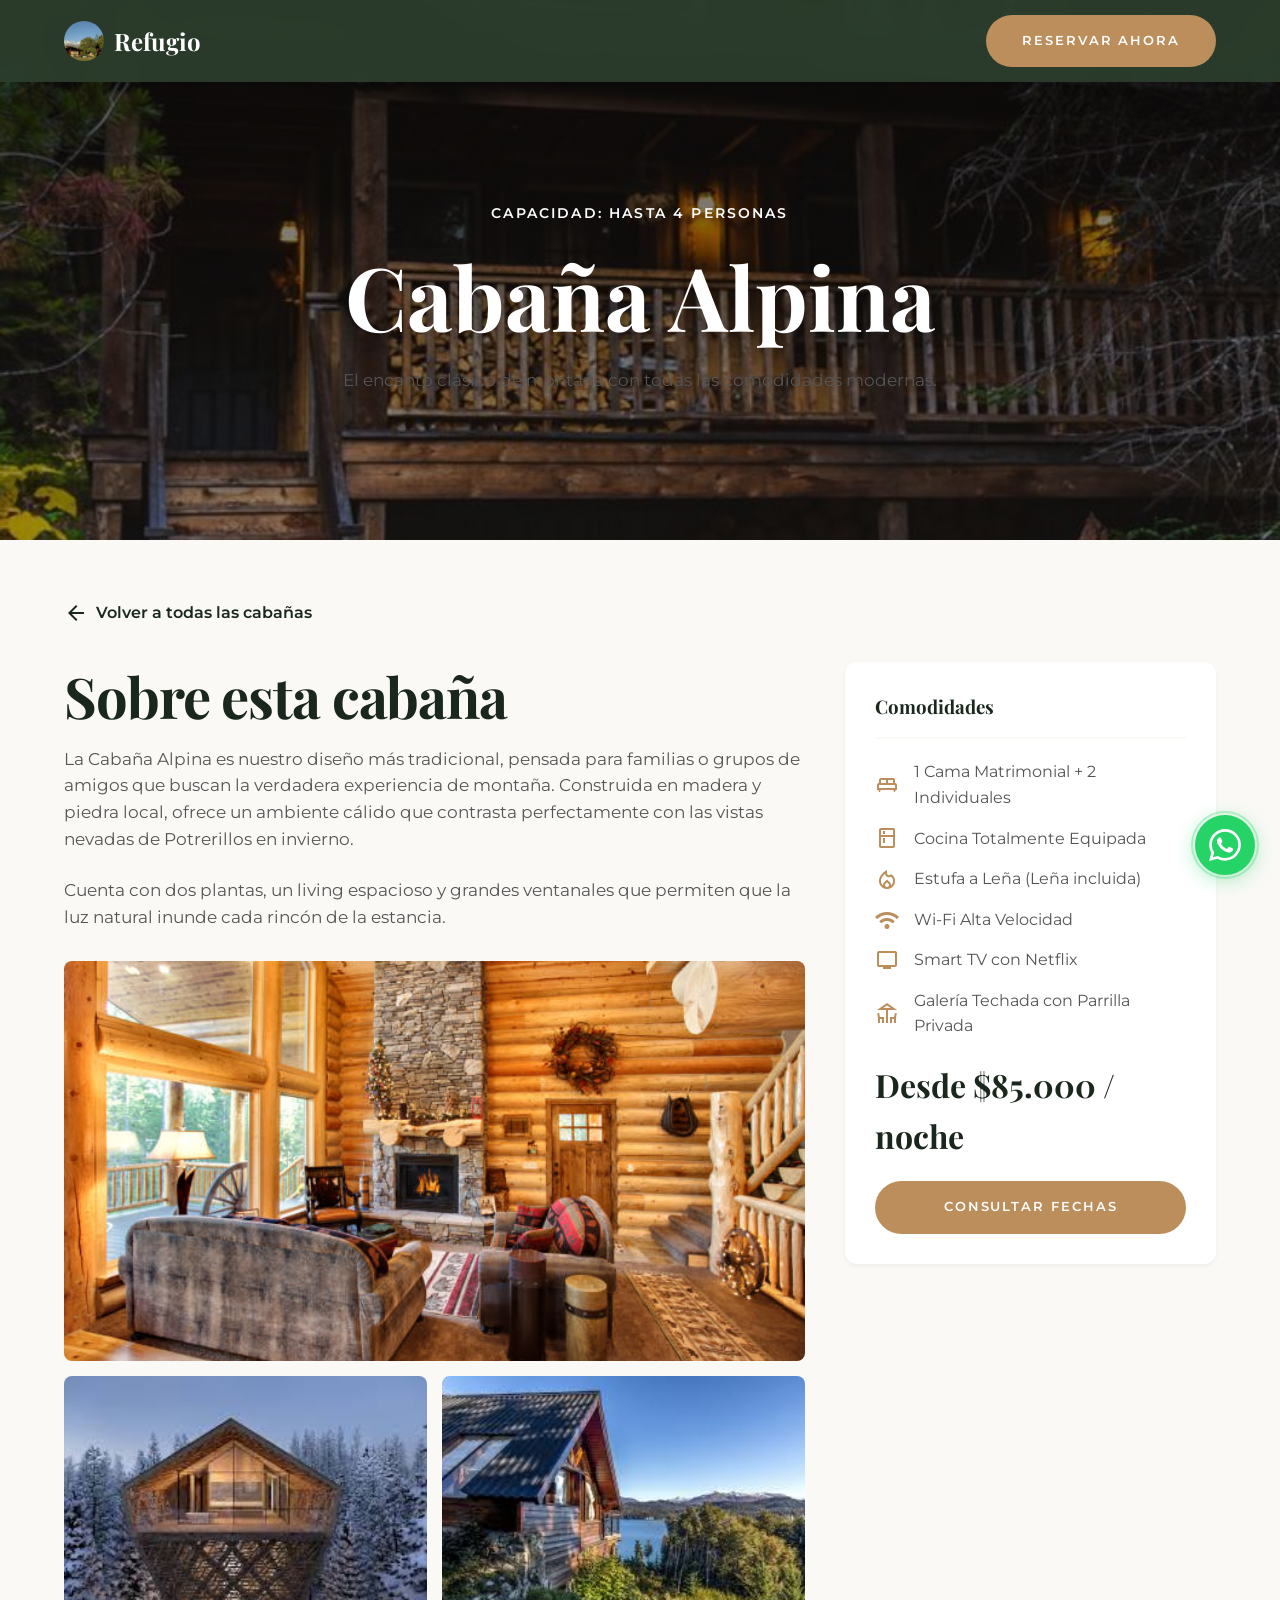
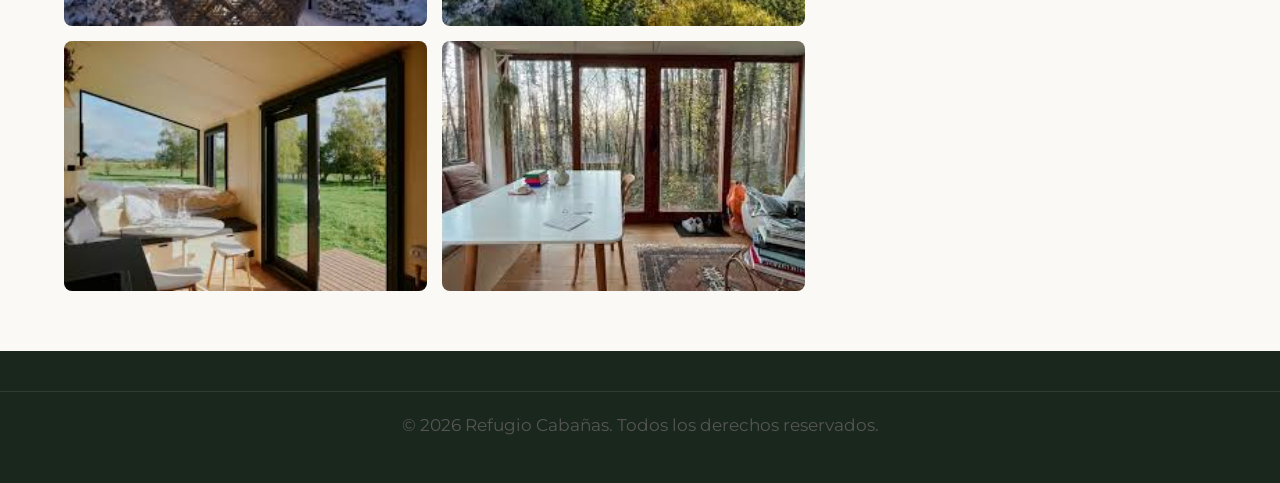
<file: cabana-alpina.html>
<!DOCTYPE html>
<html lang="es">

<head>
    <meta charset="UTF-8">
    <meta name="viewport" content="width=device-width, initial-scale=1.0">
    <title>Cabaña Alpina | Refugio Cabañas - Potrerillos, Mendoza</title>
    <meta name="description"
        content="Cabaña Alpina en Potrerillos, Mendoza. Hasta 4 personas, estufa a leña, cocina equipada y galería con parrilla. Desde $85.000/noche.">
    <!-- Google Fonts -->
    <link rel="preconnect" href="https://fonts.googleapis.com">
    <link rel="preconnect" href="https://fonts.gstatic.com" crossorigin>
    <link
        href="https://fonts.googleapis.com/css2?family=Montserrat:wght@300;400;500;600&family=Playfair+Display:ital,wght@0,400;0,600;0,700;1,400&display=swap"
        rel="stylesheet">
    <!-- Material Symbols -->
    <link rel="stylesheet"
        href="https://fonts.googleapis.com/css2?family=Material+Symbols+Outlined:opsz,wght,FILL,GRAD@24,400,0,0" />
    <link rel="stylesheet" href="style.css">
    <link rel="icon" href="img/cabaña.jpeg" type="image/jpeg">
    <link rel="stylesheet" href="details.css">
</head>

<body>
    <!-- Navbar (Simplified) -->
    <nav id="navbar" class="scrolled">
        <div class="nav-container">
            <a href="index.html" class="logo">
                <img src="img/cabaña.jpeg" alt="Logo Refugio" class="logo-img">
                <span>Refugio</span>
            </a>
            <div class="nav-actions">
                <a href="index.html#reserva" class="btn-primary">Reservar Ahora</a>
            </div>
        </div>
    </nav>

    <!-- Hero -->
    <header class="detail-hero hero-alpina">
        <div class="hero-content fade-in-up">
            <span class="hero-subtitle">Capacidad: Hasta 4 personas</span>
            <h1>Cabaña Alpina</h1>
            <p>El encanto clásico de montaña con todas las comodidades modernas.</p>
        </div>
    </header>

    <!-- Detail Content -->
    <section class="detail-content container">
        <div class="back-btn-container fade-in-up">
            <a href="index.html#cabanas" class="back-btn">
                <span class="material-symbols-outlined">arrow_back</span> Volver a todas las cabañas
            </a>
        </div>

        <div class="detail-grid">
            <!-- Left Column: Description & Gallery -->
            <div class="left-col slide-in-left">
                <h2>Sobre esta cabaña</h2>
                <p>La Cabaña Alpina es nuestro diseño más tradicional, pensada para familias o grupos de amigos que
                    buscan la verdadera experiencia de montaña. Construida en madera y piedra local, ofrece un ambiente
                    cálido que contrasta perfectamente con las vistas nevadas de Potrerillos en invierno.</p>
                <p>Cuenta con dos plantas, un living espacioso y grandes ventanales que permiten que la luz natural
                    inunde cada rincón de la estancia.</p>

                <div class="photo-gallery">
                    <img src="img/interior-comedor-eruopa.jpg" alt="Interior Alpina Living" class="main-img"
                        loading="lazy">
                    <img src="img/cabaña-exterior.jpeg" alt="Cabaña Exterior" loading="lazy">
                    <img src="img/exterior.jpeg" alt="Exterior" loading="lazy">
                    <img src="img/ventanal-cabaña.jpeg" alt="Ventanal" loading="lazy">
                    <img src="img/ventanal-nuevo.jpeg" alt="Ventanal Nuevo" loading="lazy">
                </div>
            </div>

            <!-- Right Column: Amenities & Booking -->
            <div class="right-col slide-in-right">
                <div class="amenities-list">
                    <h3>Comodidades</h3>

                    <div class="amenity-item">
                        <span class="material-symbols-outlined">king_bed</span>
                        <div>1 Cama Matrimonial + 2 Individuales</div>
                    </div>
                    <div class="amenity-item">
                        <span class="material-symbols-outlined">kitchen</span>
                        <div>Cocina Totalmente Equipada</div>
                    </div>
                    <div class="amenity-item">
                        <span class="material-symbols-outlined">local_fire_department</span>
                        <div>Estufa a Leña (Leña incluida)</div>
                    </div>
                    <div class="amenity-item">
                        <span class="material-symbols-outlined">wifi</span>
                        <div>Wi-Fi Alta Velocidad</div>
                    </div>
                    <div class="amenity-item">
                        <span class="material-symbols-outlined">tv</span>
                        <div>Smart TV con Netflix</div>
                    </div>
                    <div class="amenity-item">
                        <span class="material-symbols-outlined">deck</span>
                        <div>Galería Techada con Parrilla Privada</div>
                    </div>

                    <span class="price-tag">Desde $85.000 / noche</span>

                    <a href="index.html#reserva" class="btn-primary btn-block text-center"
                        style="margin-top: 20px;">Consultar Fechas</a>
                </div>
            </div>
        </div>
    </section>

    <!-- Footer -->
    <footer class="footer" style="padding-top: 40px;">
        <div class="footer-bottom">
            <p>&copy; 2026 Refugio Cabañas. Todos los derechos reservados.</p>
        </div>
    </footer>

    <!-- Floating WhatsApp Button -->
    <a href="https://wa.me/5492613433108?text=¡Hola!%20Me%20interesa%20la%20Cabaña%20Alpina.%20🏔️"
        class="whatsapp-float visible" target="_blank" rel="noopener noreferrer" aria-label="Chat por WhatsApp">
        <svg viewBox="0 0 24 24" width="32" height="32" fill="currentColor">
            <path
                d="M17.472 14.382c-.297-.149-1.758-.867-2.03-.967-.273-.099-.471-.148-.67.15-.197.297-.767.966-.94 1.164-.173.199-.347.223-.644.075-.297-.15-1.255-.463-2.39-1.475-.883-.788-1.48-1.761-1.653-2.059-.173-.297-.018-.458.13-.606.134-.133.298-.347.446-.52.149-.174.198-.298.298-.497.099-.198.05-.371-.025-.52-.075-.149-.669-1.612-.916-2.207-.242-.579-.487-.5-.669-.51-.173-.008-.371-.01-.57-.01-.198 0-.52.074-.792.372-.272.297-1.04 1.016-1.04 2.479 0 1.462 1.065 2.875 1.213 3.074.149.198 2.096 3.2 5.077 4.487.709.306 1.262.489 1.694.625.712.227 1.36.195 1.871.118.571-.085 1.758-.719 2.006-1.413.248-.694.248-1.289.173-1.413-.074-.124-.272-.198-.57-.347m-5.421 7.403h-.004a9.87 9.87 0 01-5.031-1.378l-.361-.214-3.741.982.998-3.648-.235-.374a9.86 9.86 0 01-1.51-5.26c.001-5.45 4.436-9.884 9.888-9.884 2.64 0 5.122 1.03 6.988 2.898a9.825 9.825 0 012.893 6.994c-.003 5.45-4.437 9.884-9.885 9.884m8.413-18.297A11.815 11.815 0 0012.05 0C5.495 0 .16 5.335.157 11.892c0 2.096.547 4.142 1.588 5.945L.057 24l6.305-1.654a11.882 11.882 0 005.683 1.448h.005c6.554 0 11.89-5.335 11.893-11.893a11.821 11.821 0 00-3.48-8.413z">
            </path>
        </svg>
    </a>

    <script src="script.js"></script>
</body>

</html>
</file>
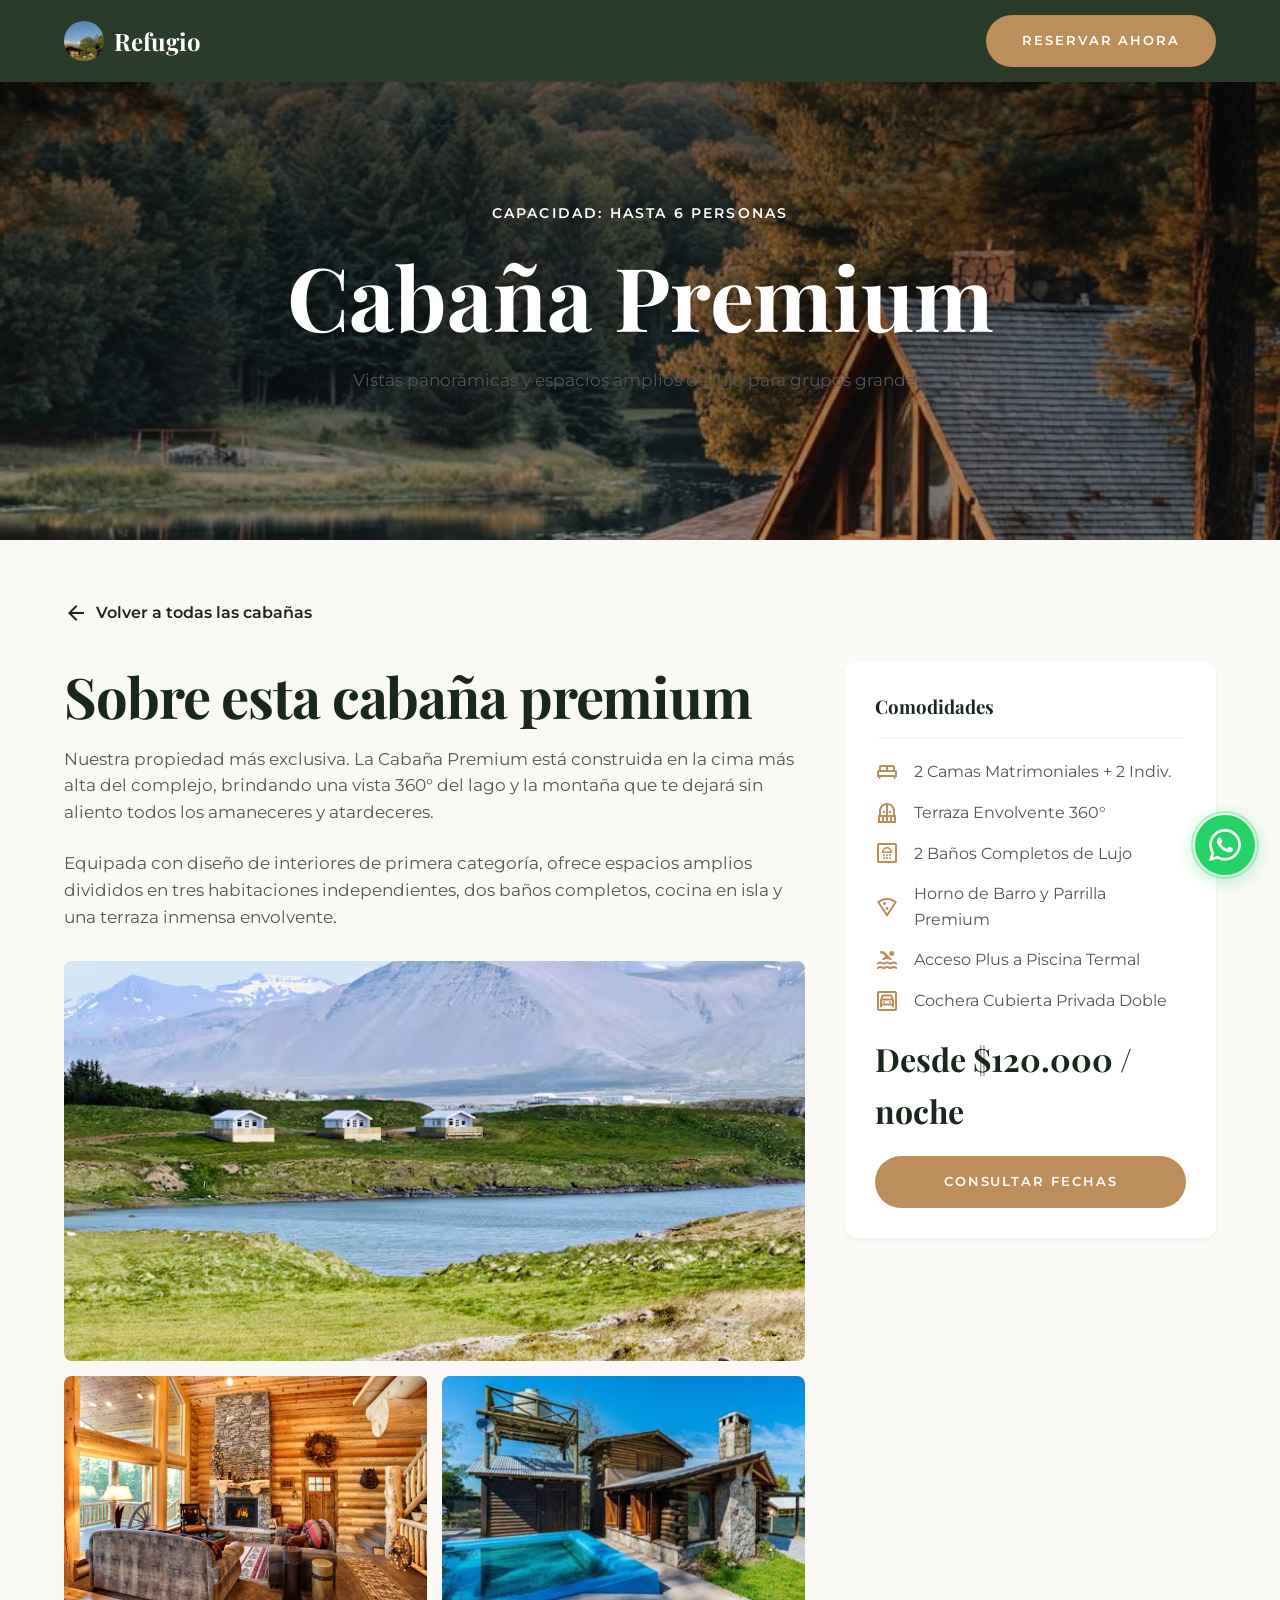
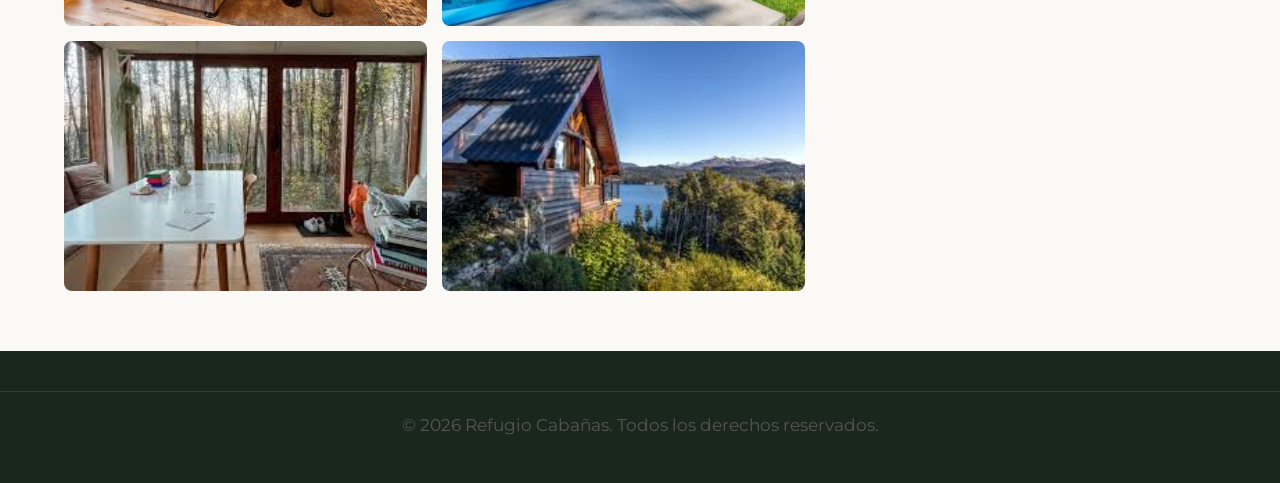
<file: cabana-premium.html>
<!DOCTYPE html>
<html lang="es">

<head>
    <meta charset="UTF-8">
    <meta name="viewport" content="width=device-width, initial-scale=1.0">
    <title>Cabaña Premium | Refugio Cabañas - Potrerillos, Mendoza</title>
    <meta name="description"
        content="Cabaña Premium con vistas 360° en Potrerillos, Mendoza. Hasta 6 personas, terraza envolvente, horno de barro y piscina termal. Desde $120.000/noche.">
    <link rel="preconnect" href="https://fonts.googleapis.com">
    <link rel="preconnect" href="https://fonts.gstatic.com" crossorigin>
    <link
        href="https://fonts.googleapis.com/css2?family=Montserrat:wght@300;400;500;600&family=Playfair+Display:ital,wght@0,400;0,600;0,700;1,400&display=swap"
        rel="stylesheet">
    <link rel="stylesheet"
        href="https://fonts.googleapis.com/css2?family=Material+Symbols+Outlined:opsz,wght,FILL,GRAD@24,400,0,0" />
    <link rel="stylesheet" href="style.css">
    <link rel="icon" href="img/cabaña.jpeg" type="image/jpeg">
    <link rel="stylesheet" href="details.css">
</head>

<body>
    <nav id="navbar" class="scrolled">
        <div class="nav-container">
            <a href="index.html" class="logo">
                <img src="img/cabaña.jpeg" alt="Logo Refugio" class="logo-img">
                <span>Refugio</span>
            </a>
            <div class="nav-actions">
                <a href="index.html#reserva" class="btn-primary">Reservar Ahora</a>
            </div>
        </div>
    </nav>

    <header class="detail-hero hero-premium">
        <div class="hero-content fade-in-up">
            <span class="hero-subtitle">Capacidad: Hasta 6 personas</span>
            <h1>Cabaña Premium</h1>
            <p>Vistas panorámicas y espacios amplios de lujo para grupos grandes.</p>
        </div>
    </header>

    <section class="detail-content container">
        <div class="back-btn-container fade-in-up">
            <a href="index.html#cabanas" class="back-btn">
                <span class="material-symbols-outlined">arrow_back</span> Volver a todas las cabañas
            </a>
        </div>

        <div class="detail-grid">
            <div class="left-col slide-in-left">
                <h2>Sobre esta cabaña premium</h2>
                <p>Nuestra propiedad más exclusiva. La Cabaña Premium está construida en la cima más alta del complejo,
                    brindando una vista 360° del lago y la montaña que te dejará sin aliento todos los amaneceres y
                    atardeceres.</p>
                <p>Equipada con diseño de interiores de primera categoría, ofrece espacios amplios divididos en tres
                    habitaciones independientes, dos baños completos, cocina en isla y una terraza inmensa envolvente.
                </p>

                <div class="photo-gallery">
                    <img src="img/cabañas-exterior.avif" alt="Vista Exterior Premium" class="main-img" loading="lazy">
                    <img src="img/interior-comedor-eruopa.jpg" alt="Living Comedor Lujo" loading="lazy">
                    <img src="img/cabaña-linda.jpeg" alt="Detalles Premium" loading="lazy">
                    <img src="img/ventanal-nuevo.jpeg" alt="Ventanal 360" loading="lazy">
                    <img src="img/exterior.jpeg" alt="Entrada Principal" loading="lazy">
                </div>
            </div>

            <div class="right-col slide-in-right">
                <div class="amenities-list">
                    <h3>Comodidades</h3>

                    <div class="amenity-item">
                        <span class="material-symbols-outlined">king_bed</span>
                        <div>2 Camas Matrimoniales + 2 Indiv.</div>
                    </div>
                    <div class="amenity-item">
                        <span class="material-symbols-outlined">balcony</span>
                        <div>Terraza Envolvente 360°</div>
                    </div>
                    <div class="amenity-item">
                        <span class="material-symbols-outlined">bathroom</span>
                        <div>2 Baños Completos de Lujo</div>
                    </div>
                    <div class="amenity-item">
                        <span class="material-symbols-outlined">local_pizza</span>
                        <div>Horno de Barro y Parrilla Premium</div>
                    </div>
                    <div class="amenity-item">
                        <span class="material-symbols-outlined">pool</span>
                        <div>Acceso Plus a Piscina Termal</div>
                    </div>
                    <div class="amenity-item">
                        <span class="material-symbols-outlined">garage</span>
                        <div>Cochera Cubierta Privada Doble</div>
                    </div>

                    <span class="price-tag">Desde $120.000 / noche</span>

                    <a href="index.html#reserva" class="btn-primary btn-block text-center"
                        style="margin-top: 20px;">Consultar Fechas</a>
                </div>
            </div>
        </div>
    </section>

    <footer class="footer" style="padding-top: 40px;">
        <div class="footer-bottom">
            <p>&copy; 2026 Refugio Cabañas. Todos los derechos reservados.</p>
        </div>
    </footer>

    <!-- Floating WhatsApp Button -->
    <a href="https://wa.me/5492613433108?text=¡Hola!%20Me%20interesa%20la%20Cabaña%20Premium.%20🏔️"
        class="whatsapp-float visible" target="_blank" rel="noopener noreferrer" aria-label="Chat por WhatsApp">
        <svg viewBox="0 0 24 24" width="32" height="32" fill="currentColor">
            <path
                d="M17.472 14.382c-.297-.149-1.758-.867-2.03-.967-.273-.099-.471-.148-.67.15-.197.297-.767.966-.94 1.164-.173.199-.347.223-.644.075-.297-.15-1.255-.463-2.39-1.475-.883-.788-1.48-1.761-1.653-2.059-.173-.297-.018-.458.13-.606.134-.133.298-.347.446-.52.149-.174.198-.298.298-.497.099-.198.05-.371-.025-.52-.075-.149-.669-1.612-.916-2.207-.242-.579-.487-.5-.669-.51-.173-.008-.371-.01-.57-.01-.198 0-.52.074-.792.372-.272.297-1.04 1.016-1.04 2.479 0 1.462 1.065 2.875 1.213 3.074.149.198 2.096 3.2 5.077 4.487.709.306 1.262.489 1.694.625.712.227 1.36.195 1.871.118.571-.085 1.758-.719 2.006-1.413.248-.694.248-1.289.173-1.413-.074-.124-.272-.198-.57-.347m-5.421 7.403h-.004a9.87 9.87 0 01-5.031-1.378l-.361-.214-3.741.982.998-3.648-.235-.374a9.86 9.86 0 01-1.51-5.26c.001-5.45 4.436-9.884 9.888-9.884 2.64 0 5.122 1.03 6.988 2.898a9.825 9.825 0 012.893 6.994c-.003 5.45-4.437 9.884-9.885 9.884m8.413-18.297A11.815 11.815 0 0012.05 0C5.495 0 .16 5.335.157 11.892c0 2.096.547 4.142 1.588 5.945L.057 24l6.305-1.654a11.882 11.882 0 005.683 1.448h.005c6.554 0 11.89-5.335 11.893-11.893a11.821 11.821 0 00-3.48-8.413z">
            </path>
        </svg>
    </a>

    <script src="script.js"></script>
</body>

</html>
</file>
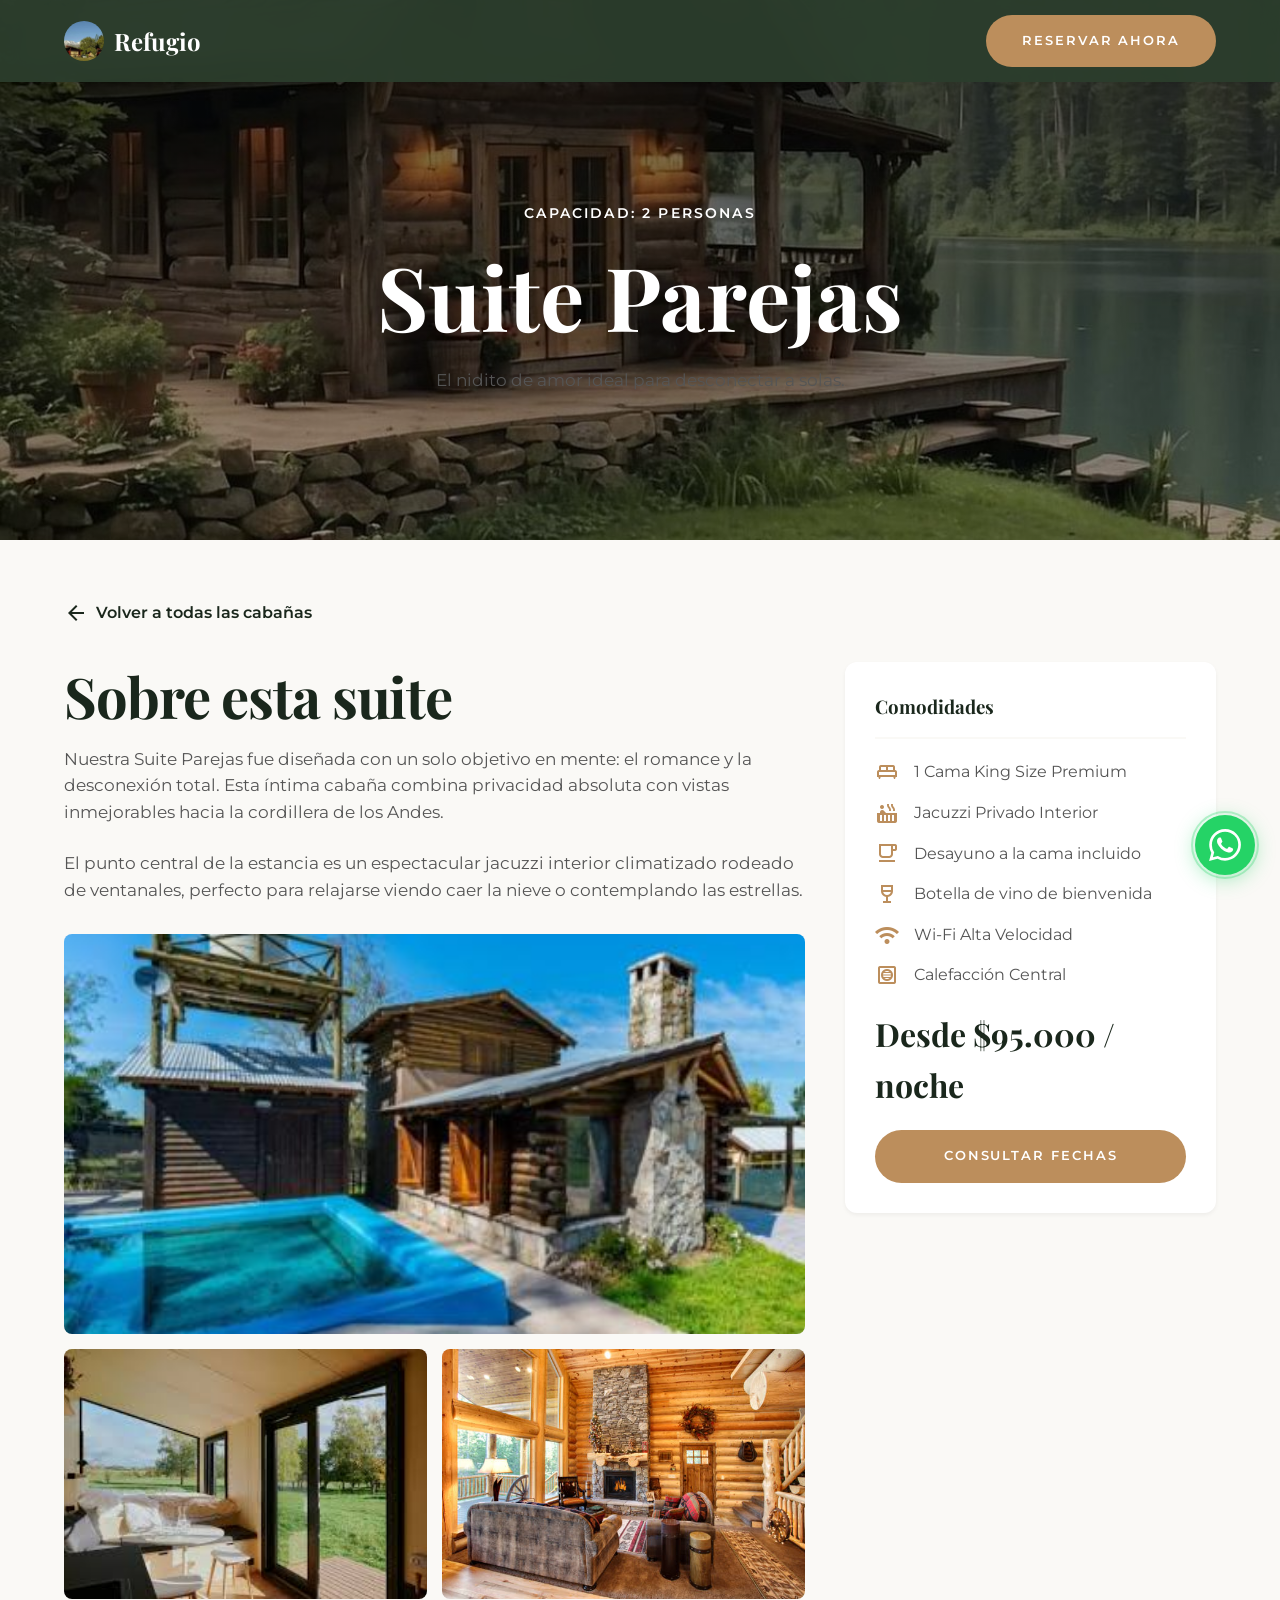
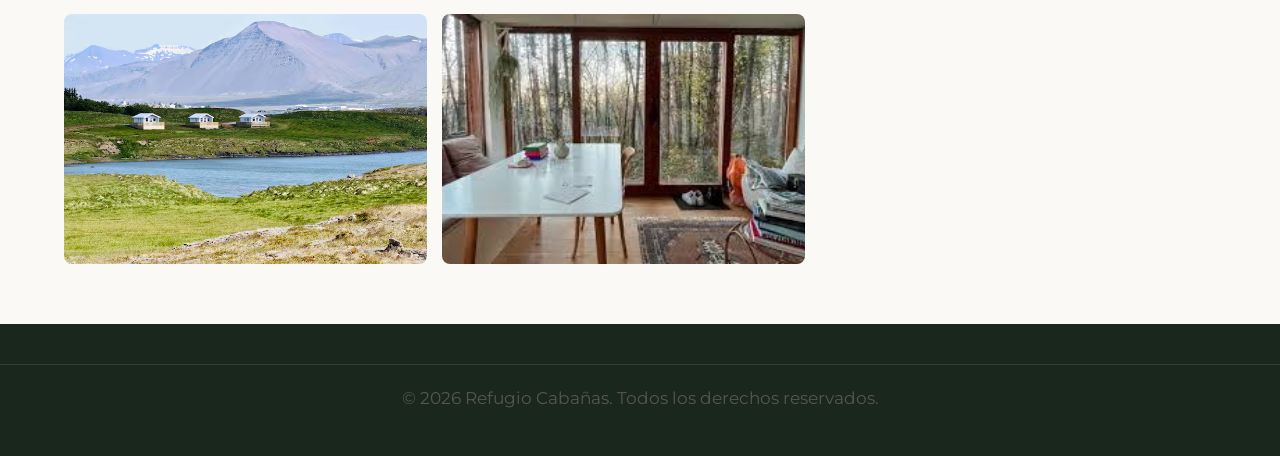
<file: suite-parejas.html>
<!DOCTYPE html>
<html lang="es">

<head>
    <meta charset="UTF-8">
    <meta name="viewport" content="width=device-width, initial-scale=1.0">
    <title>Suite Parejas | Refugio Cabañas - Potrerillos, Mendoza</title>
    <meta name="description"
        content="Suite Parejas romántica en Potrerillos, Mendoza. Jacuzzi privado, desayuno a la cama y vino de bienvenida. Desde $95.000/noche.">
    <link rel="preconnect" href="https://fonts.googleapis.com">
    <link rel="preconnect" href="https://fonts.gstatic.com" crossorigin>
    <link
        href="https://fonts.googleapis.com/css2?family=Montserrat:wght@300;400;500;600&family=Playfair+Display:ital,wght@0,400;0,600;0,700;1,400&display=swap"
        rel="stylesheet">
    <link rel="stylesheet"
        href="https://fonts.googleapis.com/css2?family=Material+Symbols+Outlined:opsz,wght,FILL,GRAD@24,400,0,0" />
    <link rel="stylesheet" href="style.css">
    <link rel="icon" href="img/cabaña.jpeg" type="image/jpeg">
    <link rel="stylesheet" href="details.css">
</head>

<body>
    <nav id="navbar" class="scrolled">
        <div class="nav-container">
            <a href="index.html" class="logo">
                <img src="img/cabaña.jpeg" alt="Logo Refugio" class="logo-img">
                <span>Refugio</span>
            </a>
            <div class="nav-actions">
                <a href="index.html#reserva" class="btn-primary">Reservar Ahora</a>
            </div>
        </div>
    </nav>

    <header class="detail-hero hero-suite">
        <div class="hero-content fade-in-up">
            <span class="hero-subtitle">Capacidad: 2 personas</span>
            <h1>Suite Parejas</h1>
            <p>El nidito de amor ideal para desconectar a solas.</p>
        </div>
    </header>

    <section class="detail-content container">
        <div class="back-btn-container fade-in-up">
            <a href="index.html#cabanas" class="back-btn">
                <span class="material-symbols-outlined">arrow_back</span> Volver a todas las cabañas
            </a>
        </div>

        <div class="detail-grid">
            <div class="left-col slide-in-left">
                <h2>Sobre esta suite</h2>
                <p>Nuestra Suite Parejas fue diseñada con un solo objetivo en mente: el romance y la desconexión total.
                    Esta íntima cabaña combina privacidad absoluta con vistas inmejorables hacia la cordillera de los
                    Andes.</p>
                <p>El punto central de la estancia es un espectacular jacuzzi interior climatizado rodeado de
                    ventanales, perfecto para relajarse viendo caer la nieve o contemplando las estrellas.</p>

                <div class="photo-gallery">
                    <img src="img/cabaña-linda.jpeg" alt="Habitacion Pareja" class="main-img" loading="lazy">
                    <img src="img/ventanal-cabaña.jpeg" alt="Vista Ventanal" loading="lazy">
                    <img src="img/interior-comedor-eruopa.jpg" alt="Comedor Elegante" loading="lazy">
                    <img src="img/cabañas-exterior.avif" alt="Exterior Romantico" loading="lazy">
                    <img src="img/ventanal-nuevo.jpeg" alt="Vista Montaña" loading="lazy">
                </div>
            </div>

            <div class="right-col slide-in-right">
                <div class="amenities-list">
                    <h3>Comodidades</h3>

                    <div class="amenity-item">
                        <span class="material-symbols-outlined">king_bed</span>
                        <div>1 Cama King Size Premium</div>
                    </div>
                    <div class="amenity-item">
                        <span class="material-symbols-outlined">hot_tub</span>
                        <div>Jacuzzi Privado Interior</div>
                    </div>
                    <div class="amenity-item">
                        <span class="material-symbols-outlined">local_cafe</span>
                        <div>Desayuno a la cama incluido</div>
                    </div>
                    <div class="amenity-item">
                        <span class="material-symbols-outlined">wine_bar</span>
                        <div>Botella de vino de bienvenida</div>
                    </div>
                    <div class="amenity-item">
                        <span class="material-symbols-outlined">wifi</span>
                        <div>Wi-Fi Alta Velocidad</div>
                    </div>
                    <div class="amenity-item">
                        <span class="material-symbols-outlined">hvac</span>
                        <div>Calefacción Central</div>
                    </div>

                    <span class="price-tag">Desde $95.000 / noche</span>

                    <a href="index.html#reserva" class="btn-primary btn-block text-center"
                        style="margin-top: 20px;">Consultar Fechas</a>
                </div>
            </div>
        </div>
    </section>

    <footer class="footer" style="padding-top: 40px;">
        <div class="footer-bottom">
            <p>&copy; 2026 Refugio Cabañas. Todos los derechos reservados.</p>
        </div>
    </footer>

    <!-- Floating WhatsApp Button -->
    <a href="https://wa.me/5492613433108?text=¡Hola!%20Me%20interesa%20la%20Suite%20Parejas.%20💕"
        class="whatsapp-float visible" target="_blank" rel="noopener noreferrer" aria-label="Chat por WhatsApp">
        <svg viewBox="0 0 24 24" width="32" height="32" fill="currentColor">
            <path
                d="M17.472 14.382c-.297-.149-1.758-.867-2.03-.967-.273-.099-.471-.148-.67.15-.197.297-.767.966-.94 1.164-.173.199-.347.223-.644.075-.297-.15-1.255-.463-2.39-1.475-.883-.788-1.48-1.761-1.653-2.059-.173-.297-.018-.458.13-.606.134-.133.298-.347.446-.52.149-.174.198-.298.298-.497.099-.198.05-.371-.025-.52-.075-.149-.669-1.612-.916-2.207-.242-.579-.487-.5-.669-.51-.173-.008-.371-.01-.57-.01-.198 0-.52.074-.792.372-.272.297-1.04 1.016-1.04 2.479 0 1.462 1.065 2.875 1.213 3.074.149.198 2.096 3.2 5.077 4.487.709.306 1.262.489 1.694.625.712.227 1.36.195 1.871.118.571-.085 1.758-.719 2.006-1.413.248-.694.248-1.289.173-1.413-.074-.124-.272-.198-.57-.347m-5.421 7.403h-.004a9.87 9.87 0 01-5.031-1.378l-.361-.214-3.741.982.998-3.648-.235-.374a9.86 9.86 0 01-1.51-5.26c.001-5.45 4.436-9.884 9.888-9.884 2.64 0 5.122 1.03 6.988 2.898a9.825 9.825 0 012.893 6.994c-.003 5.45-4.437 9.884-9.885 9.884m8.413-18.297A11.815 11.815 0 0012.05 0C5.495 0 .16 5.335.157 11.892c0 2.096.547 4.142 1.588 5.945L.057 24l6.305-1.654a11.882 11.882 0 005.683 1.448h.005c6.554 0 11.89-5.335 11.893-11.893a11.821 11.821 0 00-3.48-8.413z">
            </path>
        </svg>
    </a>

    <script src="script.js"></script>
</body>

</html>
</file>
<file: style.css>
/* Custom Properties */
:root {
    --primary: #1a271c; /* Deep Forest */
    --primary-light: #2d4530;
    --accent: #bc8e5c;  /* Muted Gold */
    --accent-hover: #a67a4d;
    --bg-light: #FAFAFA;
    --bg-crema: #FAF9F6; /* Off-White/Sand */
    --text-main: #222222;
    --text-muted: #555555;
    --white: #FFFFFF;

    --font-heading: 'Playfair Display', serif;
    --font-body: 'Montserrat', sans-serif;

    --shadow-sm: 0 2px 4px rgba(0, 0, 0, 0.05);
    --shadow-md: 0 10px 30px rgba(0, 0, 0, 0.08);
    --shadow-lg: 0 20px 50px rgba(0, 0, 0, 0.12);

    --transition: all 0.4s cubic-bezier(0.16, 1, 0.3, 1);
    --ls-tight: -0.02em;
    --ls-wide: 0.15em;
}

body {
    -webkit-font-smoothing: antialiased;
    -moz-osx-font-smoothing: grayscale;
}

* {
    margin: 0;
    padding: 0;
    box-sizing: border-box;
}

html {
    scroll-behavior: smooth;
}

body {
    font-family: var(--font-body);
    color: var(--text-main);
    background-color: var(--bg-crema);
    line-height: 1.6;
    overflow-x: hidden;
}

/* Typography */
h1,
h2,
h3,
h4 {
    font-family: var(--font-heading);
    color: var(--primary);
    margin-bottom: 1rem;
}

h2 {
    font-size: clamp(2rem, 5vw, 3.5rem);
    line-height: 1.2;
    letter-spacing: var(--ls-tight);
}

p {
    margin-bottom: 1.5rem;
    color: var(--text-muted);
    font-size: 1.05rem;
    font-weight: 400;
}

.section-subtitle {
    display: inline-block;
    color: var(--accent);
    text-transform: uppercase;
    letter-spacing: var(--ls-wide);
    font-weight: 700;
    font-size: 0.8rem;
    margin-bottom: 1rem;
}

.gsap-reveal,
.bento-item,
.gallery-item,
.testimonial,
section .text-center {
    opacity: 1; /* Restore visibility */
}

.section-description {
    max-width: 650px;
    margin: 0 auto 1.5rem auto;
    font-size: 1.1rem;
    line-height: 1.7;
}

.text-center {
    text-align: center;
}

.relative {
    position: relative;
}

.z-10 {
    z-index: 10;
}

/* Buttons */
.btn-primary,
.btn-outline,
.btn-sm {
    display: inline-block;
    padding: 16px 36px;
    border-radius: 100px;
    text-decoration: none;
    font-weight: 600;
    text-transform: uppercase;
    letter-spacing: var(--ls-wide);
    font-size: 0.8rem;
    transition: var(--transition);
    cursor: pointer;
    border: none;
}

.btn-primary {
    background-color: var(--accent);
    color: var(--white);
}

.btn-primary:hover {
    background-color: var(--accent-hover);
    transform: translateY(-2px);
    box-shadow: var(--shadow-md);
}

.btn-outline {
    background-color: transparent;
    border: 2px solid var(--white);
    color: var(--white);
}

.btn-outline:hover {
    background-color: var(--white);
    color: var(--primary);
}

.btn-sm {
    padding: 8px 20px;
    font-size: 0.8rem;
}

.btn-block {
    display: block;
    width: 100%;
}

/* Container */
.container {
    width: 90%;
    max-width: 1200px;
    margin: 0 auto;
}

.section-padding {
    padding: 100px 0;
}

.bg-light {
    background-color: var(--bg-light);
}

/* Navbar */
#navbar {
    position: fixed;
    top: 0;
    width: 100%;
    z-index: 1000;
    transition: var(--transition);
    background: transparent;
    padding: 20px 0;
}

#navbar.scrolled {
    background: rgba(44, 62, 45, 0.95);
    backdrop-filter: blur(10px);
    padding: 15px 0;
    box-shadow: var(--shadow-sm);
}

.nav-container {
    width: 90%;
    max-width: 1200px;
    margin: 0 auto;
    display: flex;
    justify-content: space-between;
    align-items: center;
}

.logo {
    display: flex;
    align-items: center;
    gap: 10px;
    color: var(--white);
    font-family: var(--font-heading);
    font-size: 1.5rem;
    font-weight: 700;
    text-decoration: none;
}

.logo-img {
    width: 40px;
    height: 40px;
    border-radius: 50%;
    object-fit: cover;
}

.nav-links {
    display: flex;
    list-style: none;
    gap: 30px;
}

.nav-links a {
    color: var(--white);
    text-decoration: none;
    font-weight: 500;
    font-size: 0.95rem;
    transition: var(--transition);
    position: relative;
}

.nav-links a::after {
    content: '';
    position: absolute;
    bottom: -5px;
    left: 0;
    width: 0%;
    height: 2px;
    background-color: var(--accent);
    transition: var(--transition);
}

.nav-links a:hover::after {
    width: 100%;
}

.nav-actions {
    display: flex;
    align-items: center;
    gap: 15px;
}

.mobile-menu-btn {
    display: none;
    background: transparent;
    border: none;
    color: var(--white);
    font-size: 2rem;
    cursor: pointer;
}

/* Hero Section */
.hero {
    position: relative;
    height: 100vh;
    display: flex;
    align-items: center;
    justify-content: center;
    text-align: center;
    background-color: var(--primary);
    overflow: hidden;
}

.video-container {
    position: absolute;
    top: 0;
    left: 0;
    width: 100%;
    height: 100%;
    z-index: 0;
}

.hero-video {
    width: 100%;
    height: 100%;
    object-fit: cover;
    filter: brightness(0.7);
}

.hero-overlay {
    position: absolute;
    inset: 0;
    background: linear-gradient(to bottom, rgba(0, 0, 0, 0.4), rgba(0, 0, 0, 0.2));
    z-index: 1;
}

.hero-content {
    position: relative;
    z-index: 2;
    color: var(--white);
    max-width: 900px;
    padding: 0 20px;
}

.hero-subtitle {
    display: block;
    font-size: 0.9rem;
    letter-spacing: var(--ls-wide);
    text-transform: uppercase;
    margin-bottom: 25px;
    font-weight: 600;
}

.hero-content h1 {
    color: var(--white);
    font-size: clamp(2.5rem, 8vw, 5.5rem);
    margin-bottom: 25px;
    line-height: 1.05;
    font-weight: 700;
    text-shadow: 0 10px 30px rgba(0,0,0,0.3);
}

.hero-desc {
    font-size: 1.25rem;
    margin-bottom: 45px;
    color: rgba(255, 255, 255, 0.85);
    max-width: 600px;
    margin-left: auto;
    margin-right: auto;
    font-weight: 400;
}

.hero-btns {
    display: flex;
    gap: 20px;
    justify-content: center;
}


/* Scroll Indicator */
.scroll-indicator {
    position: absolute;
    bottom: 30px;
    left: 50%;
    transform: translateX(-50%);
    color: var(--white);
    z-index: 10;
    animation: bounce 2s infinite;
    cursor: pointer;
}

/* Booking Bar */
.booking-section {
    position: relative;
    z-index: 20;
    margin-top: -60px;
    padding: 0 20px;
}

.booking-container {
    max-width: 1000px;
    margin: 0 auto;
    background: rgba(255, 255, 255, 0.95);
    backdrop-filter: blur(10px);
    border-radius: 12px;
    box-shadow: var(--shadow-lg);
    padding: 25px 35px;
}

.booking-form {
    display: grid;
    grid-template-columns: repeat(auto-fit, minmax(200px, 1fr));
    gap: 20px;
    align-items: flex-end;
}

.form-group {
    display: flex;
    flex-direction: column;
}

.form-group label {
    font-size: 0.85rem;
    font-weight: 600;
    color: var(--primary);
    margin-bottom: 8px;
    display: flex;
    align-items: center;
    gap: 5px;
}

.form-group label span {
    font-size: 16px;
    color: var(--accent);
}

.form-group input,
.form-group select {
    padding: 12px 15px;
    border: 1px solid #ddd;
    border-radius: 6px;
    font-family: var(--font-body);
    font-size: 1rem;
    transition: var(--transition);
}

.form-group input:focus,
.form-group select:focus {
    outline: none;
    border-color: var(--accent);
    box-shadow: 0 0 0 3px rgba(212, 163, 115, 0.2);
}

/* About Section */
.about-grid {
    display: grid;
    grid-template-columns: 1fr 1fr;
    gap: 60px;
    align-items: center;
}

.check-list {
    list-style: none;
    margin-top: 20px;
}

.check-list li {
    display: flex;
    align-items: center;
    gap: 10px;
    margin-bottom: 12px;
    font-weight: 500;
    color: var(--primary);
}

.check-list li span {
    color: var(--accent);
}

.about-image {
    position: relative;
}

.about-image img {
    width: 100%;
    border-radius: 12px;
    box-shadow: var(--shadow-md);
}

.experience-badge {
    position: absolute;
    bottom: -30px;
    left: -30px;
    background: var(--primary);
    color: var(--white);
    padding: 30px;
    border-radius: 50%;
    text-align: center;
    box-shadow: var(--shadow-lg);
    border: 8px solid var(--bg-crema);
}

.experience-badge .years {
    display: block;
    font-family: var(--font-heading);
    font-size: 2.5rem;
    font-weight: 700;
    line-height: 1;
    color: var(--accent);
}

.experience-badge .text {
    font-size: 0.8rem;
    text-transform: uppercase;
    letter-spacing: 1px;
}

/* Amenities (Bento Grid) */
.mb-60 { margin-bottom: 60px; }

.bento-grid {
    display: grid;
    grid-template-columns: repeat(4, 1fr);
    grid-template-rows: repeat(2, 200px);
    gap: 20px;
}

.bento-item {
    border-radius: 24px;
    overflow: hidden;
    background: var(--white);
    box-shadow: var(--shadow-md);
    transition: var(--transition);
}

.bento-item:hover {
    transform: translateY(-8px);
    box-shadow: var(--shadow-lg);
}

.item-large { grid-column: span 2; grid-row: span 2; }
.item-medium { grid-column: span 2; grid-row: span 1; }
.item-small { grid-column: span 1; grid-row: span 1; }

.bento-card {
    height: 100%;
    padding: 45px;
    display: flex;
    flex-direction: column;
    justify-content: space-between;
}

.item-large .bento-card {
    background: linear-gradient(145deg, var(--primary) 0%, #101811 100%);
    color: var(--white);
}

.item-large .bento-card h3, 
.item-large .bento-card p {
    color: var(--white);
}

.item-large .icon-wrapper {
    background: rgba(188, 142, 92, 0.15); /* Muted gold alpha */
    color: var(--accent);
}

.bento-content h3 {
    margin-bottom: 10px;
    font-size: 1.5rem;
}

.bento-content p {
    font-size: 0.95rem;
    margin-bottom: 0;
}

@media (max-width: 992px) {
    .bento-grid {
        grid-template-columns: repeat(2, 1fr);
        grid-template-rows: auto;
    }
    .item-large, .item-medium, .item-small {
        grid-column: span 2;
    }
}

/* Gallery / Cabins */
.gallery-grid {
    display: grid;
    grid-template-columns: repeat(auto-fit, minmax(300px, 1fr));
    gap: 30px;
    margin-top: 50px;
}

.gallery-item {
    border-radius: 12px;
    overflow: hidden;
    position: relative;
    box-shadow: var(--shadow-md);
}

.image-wrapper {
    position: relative;
    height: 400px;
    overflow: hidden;
}

.image-wrapper img {
    width: 100%;
    height: 100%;
    object-fit: cover;
    object-position: center;
    transition: transform 0.6s ease;
    display: block;
}

.gallery-item:hover .image-wrapper img {
    transform: scale(1.1);
}

.overlay {
    position: absolute;
    inset: 0;
    background: linear-gradient(to top, rgba(0, 0, 0, 0.8) 0%, rgba(0, 0, 0, 0) 100%);
    display: flex;
    flex-direction: column;
    justify-content: flex-end;
    padding: 30px;
    color: var(--white);
    opacity: 0.9;
    transition: var(--transition);
}

.overlay h3 {
    color: var(--white);
    margin-bottom: 5px;
    transform: translateY(20px);
    transition: var(--transition);
}

.overlay span {
    font-size: 0.9rem;
    margin-bottom: 8px;
    transform: translateY(20px);
    opacity: 0;
    transition: var(--transition);
}

.overlay .price-preview {
    font-family: var(--font-heading);
    font-weight: 700;
    font-size: 1.15rem;
    color: var(--accent);
    margin-bottom: 15px;
}

.overlay .btn-sm {
    align-self: flex-start;
    transform: translateY(20px);
    opacity: 0;
    border: 1px solid var(--accent);
    background: var(--accent);
    color: white;
}

.gallery-item:hover .overlay h3,
.gallery-item:hover .overlay span,
.gallery-item:hover .overlay .btn-sm {
    transform: translateY(0);
    opacity: 1;
}

/* ================================
   Activities Section
   ================================ */
.activities-grid {
    display: grid;
    grid-template-columns: repeat(auto-fit, minmax(260px, 1fr));
    gap: 30px;
    margin-top: 50px;
}

.activity-card {
    background: var(--white);
    border-radius: 16px;
    overflow: hidden;
    box-shadow: var(--shadow-sm);
    transition: var(--transition);
}

.activity-card:hover {
    transform: translateY(-8px);
    box-shadow: var(--shadow-lg);
}

.activity-img {
    position: relative;
    height: 200px;
    overflow: hidden;
}

.activity-img img {
    width: 100%;
    height: 100%;
    object-fit: cover;
    transition: transform 0.6s ease;
}

.activity-card:hover .activity-img img {
    transform: scale(1.1);
}

.activity-icon {
    position: absolute;
    bottom: -22px;
    right: 20px;
    width: 44px;
    height: 44px;
    background: var(--accent);
    color: var(--white);
    border-radius: 50%;
    display: flex;
    align-items: center;
    justify-content: center;
    box-shadow: var(--shadow-md);
    z-index: 2;
}

.activity-icon span {
    font-size: 22px;
}

.activity-info {
    padding: 30px 20px 20px;
}

.activity-info h3 {
    font-size: 1.2rem;
    margin-bottom: 8px;
}

.activity-info p {
    font-size: 0.9rem;
    margin-bottom: 0;
}

/* ================================
   Testimonials
   ================================ */
.testimonials-section {
    position: relative;
    background: url('https://images.unsplash.com/photo-1542718610-a1d656d1884c?q=80&w=2000&auto=format&fit=crop') center/cover fixed;
    color: var(--white);
}

.parallax-overlay {
    position: absolute;
    inset: 0;
    background: rgba(44, 62, 45, 0.85);
}

.testimonials-section h2 {
    color: var(--white);
    margin-bottom: 40px;
}

/* Slider */
.testimonial-slider {
    position: relative;
    max-width: 800px;
    margin: 0 auto;
    min-height: 200px;
}

.testimonial {
    display: none;
    animation: fadeIn 0.6s ease;
}

.testimonial.active {
    display: block;
}

@keyframes fadeIn {
    from {
        opacity: 0;
        transform: translateY(15px);
    }

    to {
        opacity: 1;
        transform: translateY(0);
    }
}

.stars {
    color: #FFD700;
    margin-bottom: 20px;
}

.stars span {
    font-size: 24px;
}

.stars span.filled {
    font-variation-settings: 'FILL' 1;
}

.quote {
    font-size: 1.5rem;
    font-style: italic;
    font-family: var(--font-heading);
    margin-bottom: 20px;
    color: white;
}

.author {
    font-weight: 600;
    letter-spacing: 1px;
    text-transform: uppercase;
    color: var(--accent);
}

/* Slider Controls */
.slider-controls {
    display: flex;
    align-items: center;
    justify-content: center;
    gap: 15px;
    margin-top: 30px;
    position: relative;
    z-index: 10;
}

.slider-btn {
    width: 44px;
    height: 44px;
    border-radius: 50%;
    border: 2px solid rgba(255, 255, 255, 0.3);
    background: transparent;
    color: var(--white);
    cursor: pointer;
    transition: var(--transition);
    display: flex;
    align-items: center;
    justify-content: center;
}

.slider-btn:hover {
    background: var(--accent);
    border-color: var(--accent);
}

.slider-dots {
    display: flex;
    gap: 8px;
}

.slider-dot {
    width: 10px;
    height: 10px;
    border-radius: 50%;
    background: rgba(255, 255, 255, 0.3);
    border: none;
    cursor: pointer;
    transition: var(--transition);
}

.slider-dot.active {
    background: var(--accent);
    transform: scale(1.3);
}

/* ================================
   FAQ Section
   ================================ */
.faq-section {
    background: var(--bg-crema);
}

.faq-grid {
    max-width: 800px;
    margin: 40px auto 0;
}

.faq-item {
    border-bottom: 1px solid rgba(44, 62, 45, 0.1);
}

.faq-question {
    width: 100%;
    display: flex;
    justify-content: space-between;
    align-items: center;
    padding: 22px 0;
    background: none;
    border: none;
    cursor: pointer;
    font-family: var(--font-body);
    font-size: 1.05rem;
    font-weight: 600;
    color: var(--primary);
    text-align: left;
    transition: var(--transition);
}

.faq-question:hover {
    color: var(--accent);
}

.faq-icon {
    transition: transform 0.3s ease;
    color: var(--accent);
    flex-shrink: 0;
    margin-left: 15px;
}

.faq-item.active .faq-icon {
    transform: rotate(180deg);
}

.faq-answer {
    max-height: 0;
    overflow: hidden;
    transition: max-height 0.4s ease, padding 0.4s ease;
}

.faq-item.active .faq-answer {
    max-height: 200px;
    padding-bottom: 20px;
}

.faq-answer p {
    font-size: 0.95rem;
    line-height: 1.7;
}

/* ================================
   Map Section
   ================================ */
.map-section {
    position: relative;
    height: 500px;
    overflow: hidden;
}

.map-container {
    position: absolute;
    inset: 0;
}

.map-container iframe {
    display: block;
}

.map-content-overlay {
    position: absolute;
    top: 0;
    left: 0;
    width: 100%;
    height: 100%;
    z-index: 10;
    display: flex;
    align-items: center;
    pointer-events: none;
}

.map-info {
    background: rgba(255, 255, 255, 0.95);
    backdrop-filter: blur(10px);
    padding: 40px;
    border-radius: 16px;
    box-shadow: var(--shadow-lg);
    max-width: 380px;
    pointer-events: auto;
}

.map-info h2 {
    margin-bottom: 0.5rem;
}

.map-info p {
    margin-bottom: 20px;
}

/* ================================
   Footer
   ================================ */
.footer {
    background-color: var(--primary);
    color: rgba(255, 255, 255, 0.7);
    padding: 80px 0 20px 0;
}

.footer-grid {
    display: grid;
    grid-template-columns: 2fr 1fr 1fr 1.5fr;
    gap: 40px;
    margin-bottom: 40px;
}

.footer h3,
.footer h4 {
    color: var(--white);
}

.footer-brand p {
    margin: 20px 0;
    max-width: 300px;
}

.social-links {
    display: flex;
    gap: 15px;
}

.social-links a {
    display: flex;
    align-items: center;
    justify-content: center;
    width: 40px;
    height: 40px;
    background: rgba(255, 255, 255, 0.1);
    color: var(--white);
    border-radius: 50%;
    text-decoration: none;
    transition: var(--transition);
}

.social-links a:hover {
    background: var(--accent);
    transform: translateY(-3px);
}

.footer-links ul,
.footer-contact ul {
    list-style: none;
}

.footer-links li,
.footer-contact li {
    margin-bottom: 12px;
}

.footer-links a {
    color: rgba(255, 255, 255, 0.7);
    text-decoration: none;
    transition: var(--transition);
}

.footer-links a:hover {
    color: var(--accent);
    padding-left: 5px;
}

.footer-contact li {
    display: flex;
    align-items: center;
    gap: 10px;
}

.footer-contact span {
    color: var(--accent);
}

/* Newsletter */
.footer-newsletter p {
    margin-top: 10px;
    font-size: 0.9rem;
}

.newsletter-form {
    display: flex;
    margin-top: 15px;
    border-radius: 6px;
    overflow: hidden;
    box-shadow: 0 2px 10px rgba(0, 0, 0, 0.2);
}

.newsletter-form input {
    flex: 1;
    padding: 12px 15px;
    border: none;
    font-family: var(--font-body);
    font-size: 0.9rem;
    outline: none;
    background: rgba(255, 255, 255, 0.1);
    color: var(--white);
}

.newsletter-form input::placeholder {
    color: rgba(255, 255, 255, 0.5);
}

.newsletter-form button {
    padding: 12px 18px;
    background: var(--accent);
    border: none;
    color: var(--white);
    cursor: pointer;
    transition: var(--transition);
    display: flex;
    align-items: center;
}

.newsletter-form button:hover {
    background: var(--accent-hover);
}

.footer-bottom {
    text-align: center;
    padding-top: 20px;
    border-top: 1px solid rgba(255, 255, 255, 0.1);
    font-size: 0.9rem;
}

/* ================================
   Floating WhatsApp Button
   ================================ */
.whatsapp-float {
    position: fixed;
    bottom: 25px;
    right: 25px;
    z-index: 999;
    width: 60px;
    height: 60px;
    background: #25D366;
    color: var(--white);
    border-radius: 50%;
    display: flex;
    align-items: center;
    justify-content: center;
    box-shadow: 0 4px 20px rgba(37, 211, 102, 0.4);
    transition: var(--transition);
    text-decoration: none;
    opacity: 0;
    transform: scale(0.5);
}

.whatsapp-float.visible {
    opacity: 1;
    transform: scale(1);
}

.whatsapp-float:hover {
    transform: scale(1.1);
    box-shadow: 0 6px 30px rgba(37, 211, 102, 0.5);
}

.whatsapp-float::before {
    content: '';
    position: absolute;
    inset: -4px;
    border-radius: 50%;
    border: 2px solid rgba(37, 211, 102, 0.3);
    animation: whatsappPulse 2s infinite;
}

@keyframes whatsappPulse {
    0% {
        transform: scale(1);
        opacity: 1;
    }

    100% {
        transform: scale(1.4);
        opacity: 0;
    }
}

/* ================================
   Back to Top Button
   ================================ */
.back-to-top {
    position: fixed;
    bottom: 100px;
    right: 30px;
    z-index: 998;
    width: 46px;
    height: 46px;
    border-radius: 50%;
    background: var(--primary);
    color: var(--white);
    border: none;
    cursor: pointer;
    display: flex;
    align-items: center;
    justify-content: center;
    box-shadow: var(--shadow-md);
    transition: var(--transition);
    opacity: 0;
    visibility: hidden;
    transform: translateY(20px);
}

.back-to-top.visible {
    opacity: 1;
    visibility: visible;
    transform: translateY(0);
}

.back-to-top:hover {
    background: var(--accent);
    transform: translateY(-3px);
}

/* ================================
   Lightbox (for detail pages)
   ================================ */
.lightbox-overlay {
    position: fixed;
    inset: 0;
    background: rgba(0, 0, 0, 0.92);
    z-index: 2000;
    display: flex;
    align-items: center;
    justify-content: center;
    opacity: 0;
    visibility: hidden;
    transition: opacity 0.3s ease, visibility 0.3s ease;
    cursor: zoom-out;
}

.lightbox-overlay.active {
    opacity: 1;
    visibility: visible;
}

.lightbox-overlay img {
    max-width: 90vw;
    max-height: 90vh;
    border-radius: 8px;
    box-shadow: 0 20px 60px rgba(0, 0, 0, 0.5);
    transform: scale(0.9);
    transition: transform 0.3s ease;
    cursor: default;
}

.lightbox-overlay.active img {
    transform: scale(1);
}

.lightbox-close {
    position: absolute;
    top: 20px;
    right: 30px;
    background: transparent;
    border: none;
    color: var(--white);
    font-size: 36px;
    cursor: pointer;
    transition: var(--transition);
    z-index: 2001;
}

.lightbox-close:hover {
    color: var(--accent);
    transform: rotate(90deg);
}

/* ================================
   Animations
   ================================ */
@keyframes fadeInDown {
    from {
        opacity: 0;
        transform: translateY(-30px);
    }

    to {
        opacity: 1;
        transform: translateY(0);
    }
}

@keyframes bounce {

    0%,
    20%,
    50%,
    80%,
    100% {
        transform: translateY(0) translateX(-50%);
    }

    40% {
        transform: translateY(-20px) translateX(-50%);
    }

    60% {
        transform: translateY(-10px) translateX(-50%);
    }
}

/* Animations handled by GSAP */


/* ================================
   Responsive Design
   ================================ */
@media (max-width: 992px) {
    .hero-content h1 {
        font-size: 3.5rem;
    }

    .about-grid {
        grid-template-columns: 1fr;
    }

    .about-image {
        margin-top: 40px;
        padding-left: 30px;
    }

    .experience-badge {
        left: 0;
    }

    .footer-grid {
        grid-template-columns: 1fr 1fr;
    }

    .map-section {
        height: auto;
    }

    .map-content-overlay {
        position: relative;
        padding: 40px 0;
        background: var(--bg-crema);
    }

    .map-info {
        max-width: 100%;
    }

    .map-container {
        position: relative;
        height: 350px;
    }
}

@media (max-width: 768px) {
    .nav-links {
        position: absolute;
        top: 100%;
        left: 0;
        width: 100%;
        background: var(--primary);
        flex-direction: column;
        gap: 0;
        max-height: 0;
        overflow: hidden;
        transition: max-height 0.4s ease;
    }

    .nav-links.active {
        max-height: 350px;
    }

    .nav-links li {
        text-align: center;
        padding: 15px 0;
        border-bottom: 1px solid rgba(255, 255, 255, 0.05);
    }

    .mobile-menu-btn {
        display: block;
    }

    .nav-actions .btn-primary {
        display: none;
    }

    .hero-content h1 {
        font-size: 2.8rem;
    }

    .booking-section {
        margin-top: -30px;
    }

    .footer-grid {
        grid-template-columns: 1fr;
    }

    h2 {
        font-size: 2rem;
    }

    .quote {
        font-size: 1.2rem;
    }

    .slider-controls {
        margin-top: 25px;
    }

    .activities-grid {
        grid-template-columns: 1fr 1fr;
    }

    .whatsapp-float {
        bottom: 20px;
        right: 20px;
        width: 55px;
        height: 55px;
    }

    .back-to-top {
        bottom: 85px;
        right: 22px;
        width: 40px;
        height: 40px;
    }
}

@media (max-width: 480px) {
    .activities-grid {
        grid-template-columns: 1fr;
    }

    .hero-content h1 {
        font-size: 2.2rem;
    }
}
</file>
<file: details.css>
/* Specific styles for detail pages */
.detail-hero {
    height: 60vh;
    display: flex;
    align-items: center;
    justify-content: center;
    text-align: center;
    padding-top: 80px;
}

.hero-alpina {
    background: linear-gradient(to bottom, rgba(0, 0, 0, 0.6), rgba(0, 0, 0, 0.3)), url('img/cabaña-1.jpg') center/cover no-repeat;
    background-size: cover;
    background-position: center;
}

.hero-suite {
    background: linear-gradient(to bottom, rgba(0, 0, 0, 0.6), rgba(0, 0, 0, 0.3)), url('img/cabaña-dos.jpg') center/cover no-repeat;
    background-size: cover;
    background-position: center;
}

.hero-premium {
    background: linear-gradient(to bottom, rgba(0, 0, 0, 0.6), rgba(0, 0, 0, 0.3)), url('img/cabaña-tres.jpg') center/cover no-repeat;
    background-size: cover;
    background-position: center;
}

.detail-content {
    padding: 60px 0;
}

.back-btn-container {
    margin-bottom: 30px;
}

.back-btn {
    display: inline-flex;
    align-items: center;
    gap: 8px;
    color: var(--primary);
    text-decoration: none;
    font-weight: 600;
    transition: var(--transition);
}

.back-btn:hover {
    color: var(--accent);
    transform: translateX(-5px);
}

.detail-grid {
    display: grid;
    grid-template-columns: 2fr 1fr;
    gap: 40px;
}

.photo-gallery {
    display: grid;
    grid-template-columns: 1fr 1fr;
    gap: 15px;
    margin-top: 30px;
}

.photo-gallery img {
    width: 100%;
    height: 250px;
    object-fit: cover;
    object-position: center;
    border-radius: 8px;
    transition: var(--transition);
    display: block;
}

.photo-gallery img.main-img {
    grid-column: 1 / -1;
    height: 400px;
}

.photo-gallery img:hover {
    transform: scale(1.02);
    box-shadow: var(--shadow-md);
}

.amenities-list {
    background: var(--white);
    padding: 30px;
    border-radius: 12px;
    box-shadow: var(--shadow-sm);
    position: sticky;
    top: 100px;
}

.amenities-list h3 {
    border-bottom: 2px solid var(--bg-crema);
    padding-bottom: 15px;
    margin-bottom: 20px;
}

.amenity-item {
    display: flex;
    align-items: center;
    gap: 15px;
    margin-bottom: 15px;
    color: var(--text-muted);
}

.amenity-item span {
    color: var(--accent);
}

.price-tag {
    font-size: 2rem;
    color: var(--primary);
    font-family: var(--font-heading);
    font-weight: 700;
    margin: 20px 0;
    display: block;
}

@media (max-width: 768px) {
    .detail-grid {
        grid-template-columns: 1fr;
    }

    .photo-gallery {
        grid-template-columns: 1fr;
    }

    .photo-gallery img.main-img {
        height: 250px;
    }
}
</file>
